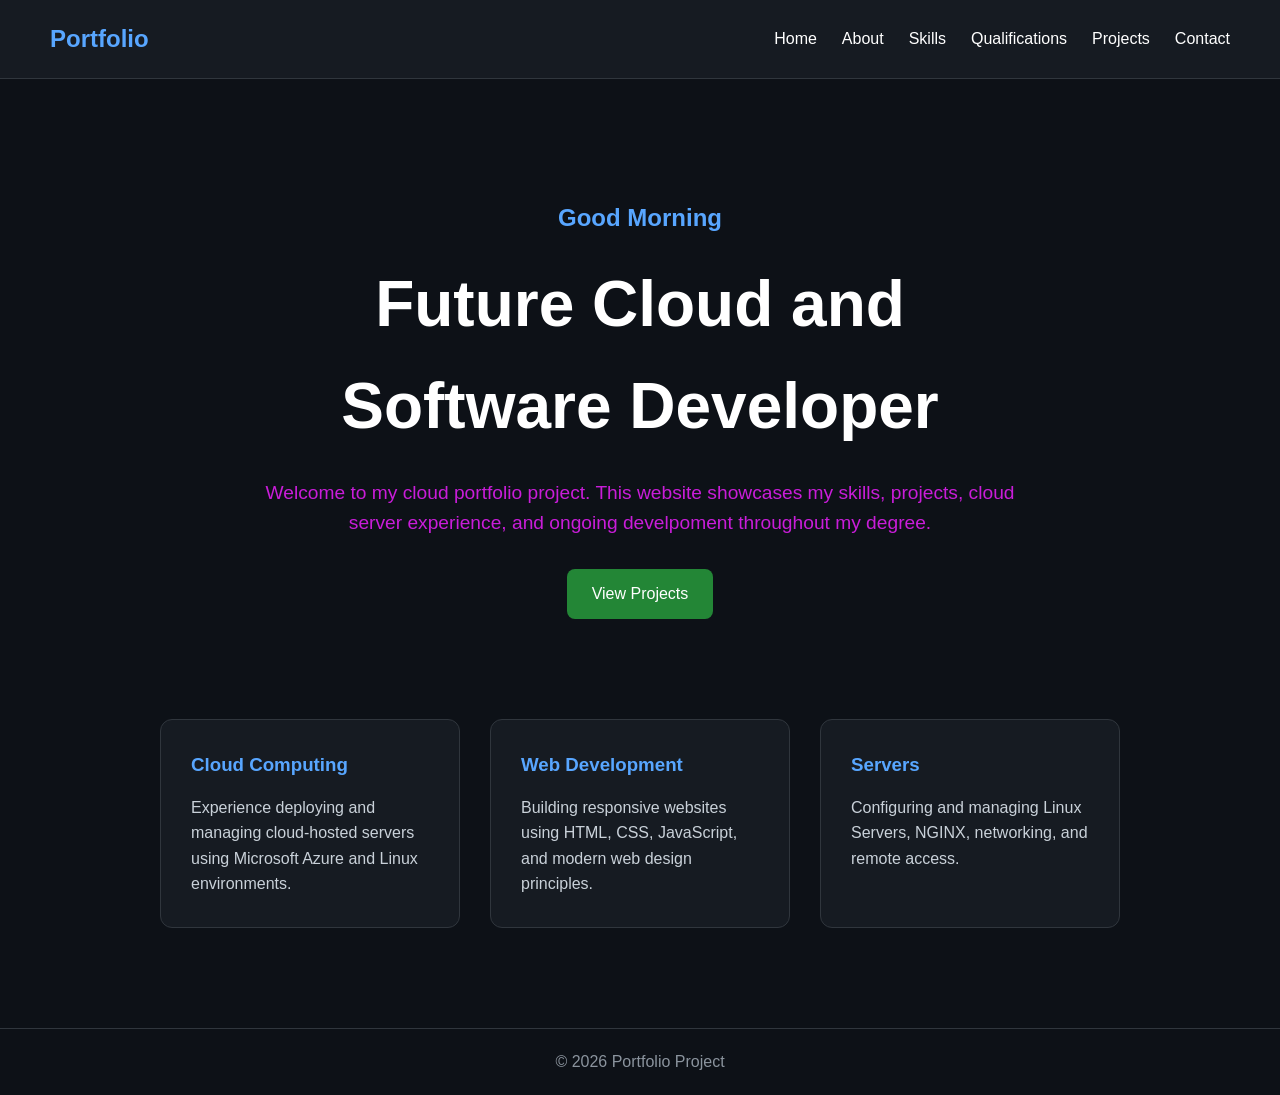
<file: Code/index.html>
<!DOCTYPE html>
<html lang="en"> 
<head>
    <meta charset="UTF-8">
    <meta name="viewport" content="width=device-width, intial-scale=1.0">
    <title>Portfolio</title>

    <link rel="stylesheet" href="css/style.css">
</head>

<body>

    <header>
        <nav>
            <h1 class="logo">Portfolio</h1>

            <ul class="nav-links">
                <li><a href="index.html">Home</a></li>
                <li><a href="about.html">About</a></li>
                <li><a href="skills.html">Skills</a></li>
                <li><a href="qualifications.html">Qualifications</a></li>
                <li><a href="projects.html">Projects</a></li>
                <li><a href="contact.html">Contact</a></li>
            </ul>
        </nav>
    </header>

    <section class="hero">
        <div class="hero-content">
            <h2 id="greeting"></h2>

            <h1>Future Cloud and Software Developer</h1>

            <p>
                Welcome to my cloud portfolio project. This website showcases my skills, projects, cloud server experience, and ongoing develpoment throughout my degree.
            </p>

            <a href="projects.html" class="btn">View Projects</a>
        </div>

    </section>

    <section class="overview">
        <div class="card">
            <h3>Cloud Computing</h3>
            <p>
                Experience deploying and managing cloud-hosted servers using Microsoft Azure and Linux environments.
            </p>
        </div>

        <div class="card">
            <h3>Web Development</h3>
            <p>
                Building responsive websites using HTML, CSS, JavaScript, and modern web design principles.
            </p>
        </div>

        <div class="card">
            <h3>Servers</h3>
            <p>
                Configuring and managing Linux Servers, NGINX, networking, and remote access.
            </p>
        </div>

    </section>

    <footer>
        <p>&copy; 2026 Portfolio Project</p>
    </footer>

    <script src="js/script.js"></script>

</body>
</html>
</file>
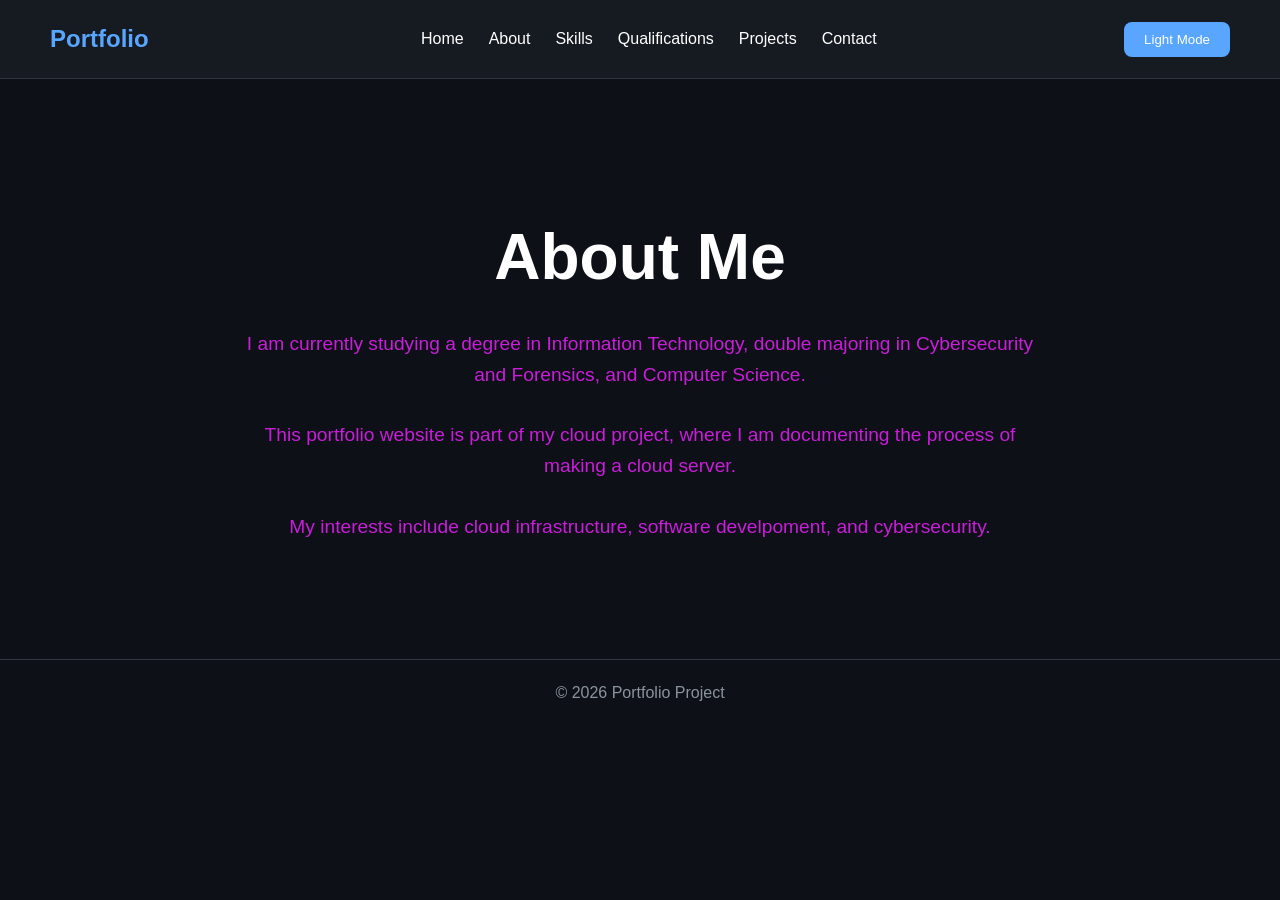
<file: Code/about.html>
<!DOCTYPE html>
<html lang="en">
    <head>
        <meta charset="UTF-8">
        <meta name="viewport" contents="width=device-width, initial-scale=1.0">
        <title>About Me</title>

        <link rel="stylesheet" href="css/style.css">
    </head>

    <body>

        <header>
            <nav>
                <h1 class="logo">Portfolio</h1>

                <ul class="nav-links">
                    <li><a href="index.html">Home</a></li>
                    <li><a href="about.html">About</a></li>
                    <li><a href="skills.html">Skills</a></li>
                    <li><a href="qualifications.html">Qualifications</a></li>
                    <li><a href="projects.html">Projects</a></li>
                    <li><a href="contact.html">Contact</a></li>
                </ul>

                <button id="theme-toggle">Light Mode</button>
            </nav>
        </header>
        
        <section class="hero">
            <div class="hero-content">
                <h1 class="page-title">About Me</h1>

                <p>
                    I am currently studying a degree in Information Technology, double majoring in Cybersecurity and Forensics, and Computer Science.
                </p>

                <p>
                    This portfolio website is part of my cloud project, where I am documenting the process of making a cloud server.
                </p>

                <p>
                    My interests include cloud infrastructure, software develpoment, and cybersecurity.
                </p>

            </div>

        </section>

        <footer>
            <p>&copy; 2026 Portfolio Project</p>
        </footer>

        <script src="js/script.js"></script>
        
    </body>
</html>
</file>
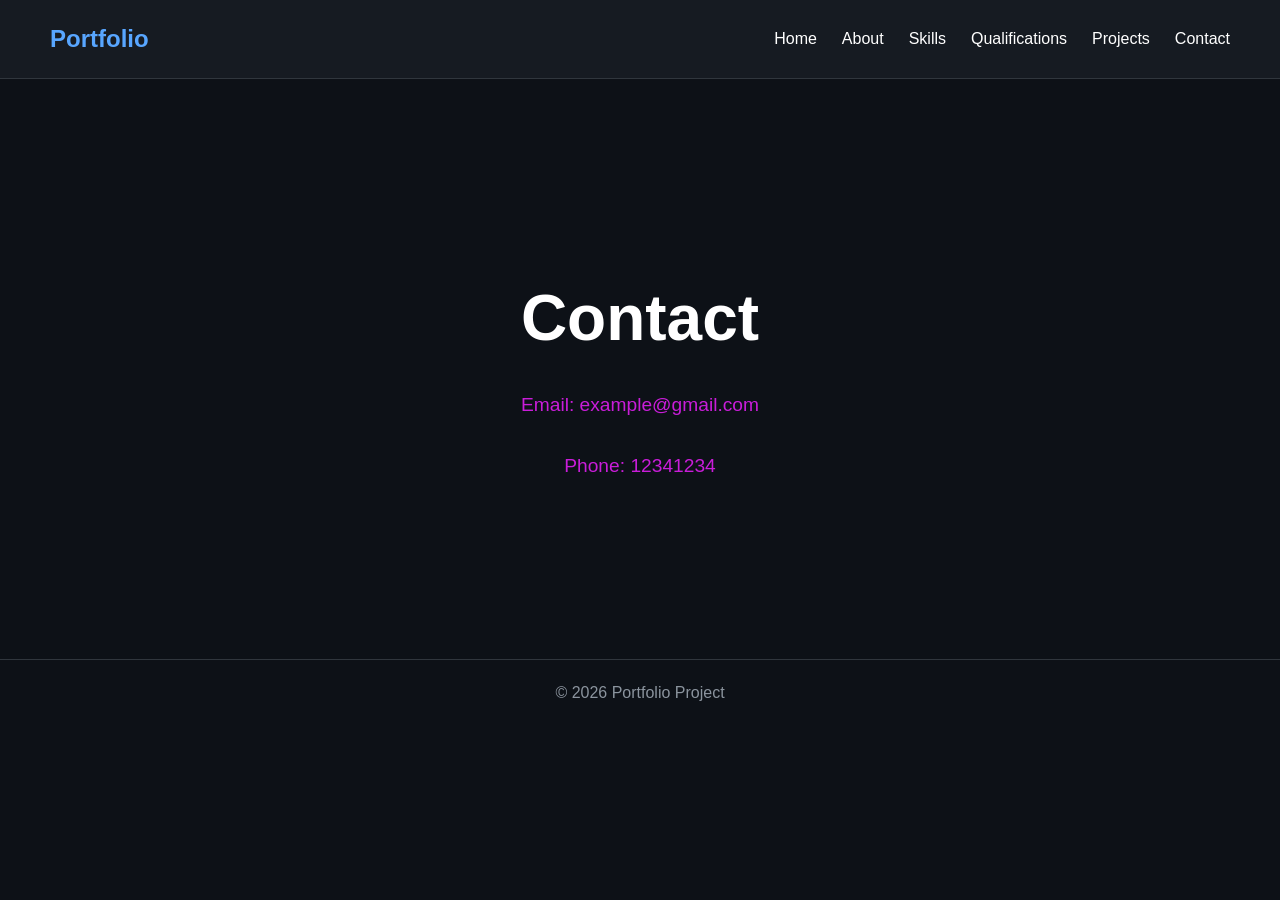
<file: Code/contact.html>
<!DOCTYPE html>
<html lang="en">
    <head>
        <meta charset="UTF-8">
        <meta name="viewport" content="width=device-width, initial-scale=1.0">
        <title>Contact</title>

        <link rel="stylesheet" href="css/style.css">
    </head>

    <body>
        <header>
            <nav>
                <h1 class="logo">Portfolio</h1>

                <ul class="nav-links">
                    <li><a href="index.html">Home</a></li>
                    <li><a href="about.html">About</a></li>
                    <li><a href="skills.html">Skills</a></li>
                    <li><a href="qualifications.html">Qualifications</a></li>
                    <li><a href="projects.html">Projects</a></li>
                    <li><a href="contact.html">Contact</a></li>
                </ul>
            </nav>
        </header>

        <section class="hero">

            <div class="hero-content">
                <h1>Contact</h1>
                <p>Email: example@gmail.com</p>
                <p>Phone: 12341234</p>
            </div>
        </section>

        <footer>
            <p>&copy; 2026 Portfolio Project</p>
        </footer>
        
    </body>
</html>
</file>
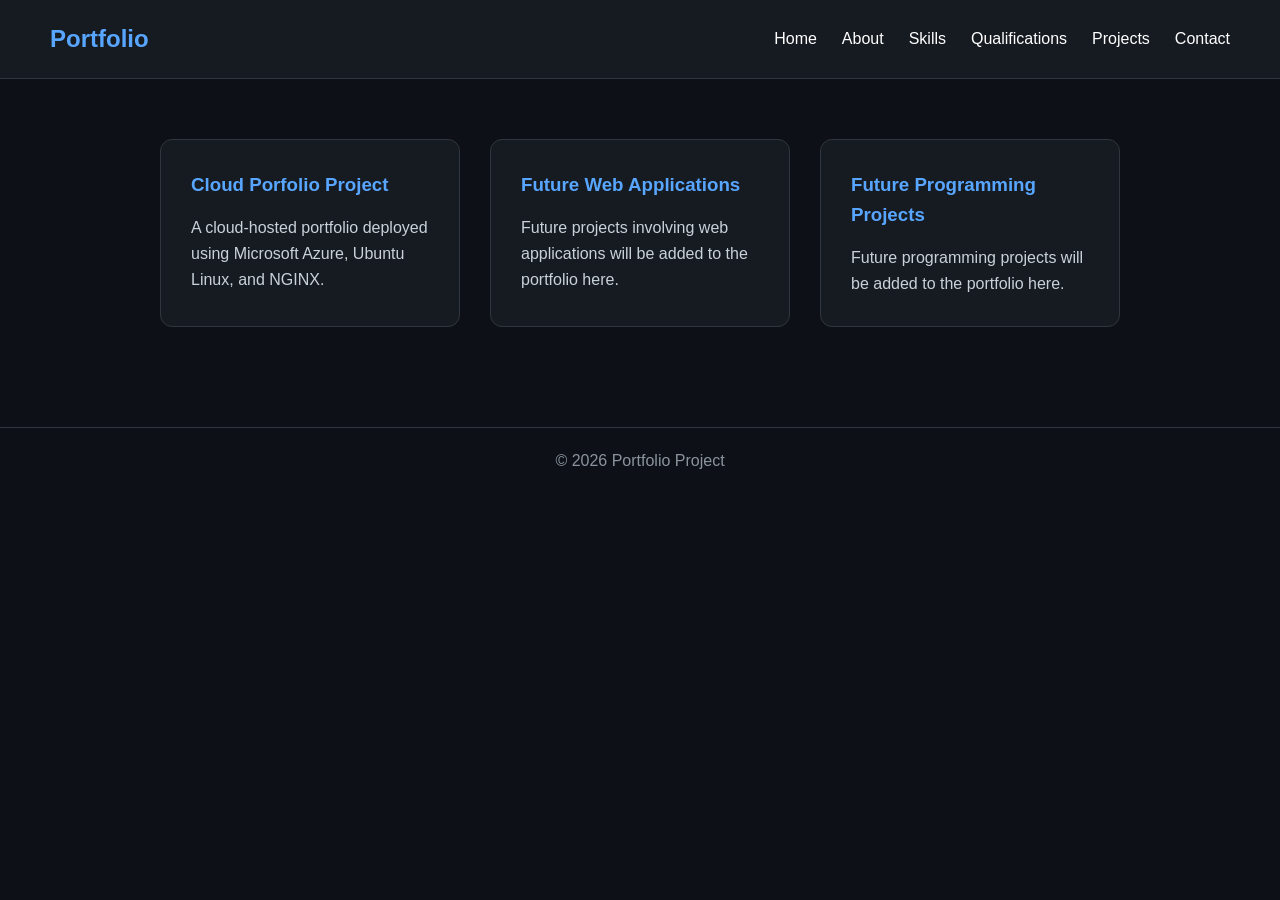
<file: Code/projects.html>
<!DOCTYPE html>
<html lang="en">
    <head>
        <meta charset="UTF-8">
        <meta name="viewport" content="width=device-width, initial-scale=1.0">
        <title>Projects</title>

        <link rel="stylesheet" href="css/style.css">
    </head>

    <body>

    <header>
        <nav>
            <h1 class="logo">Portfolio</h1>

             <ul class="nav-links">
                 <li><a href="index.html">Home</a></li>
                 <li><a href="about.html">About</a></li>
                 <li><a href="skills.html">Skills</a></li>
                 <li><a href="qualifications.html">Qualifications</a></li>
                 <li><a href="projects.html">Projects</a></li>
                 <li><a href="contact.html">Contact</a></li>
             </ul>
         </nav>
     </header>

     <section class="overview">

        <div class="card">
            <h3>Cloud Porfolio Project</h3>
            <p>
                A cloud-hosted portfolio deployed using Microsoft Azure, Ubuntu Linux, and NGINX.
            </p>
        </div>

        <div class="card">
            <h3>Future Web Applications</h3>
            <p>
                Future projects involving web applications will be added to the portfolio here.
            </p>
        </div>

        <div class="card">
            <h3>Future Programming Projects</h3>
            <p>
                Future programming projects will be added to the portfolio here.
            </p>
        </div>

     </section>

     <footer>
        <p>&copy; 2026 Portfolio Project</p>
     </footer>

</body>
</html>
</file>
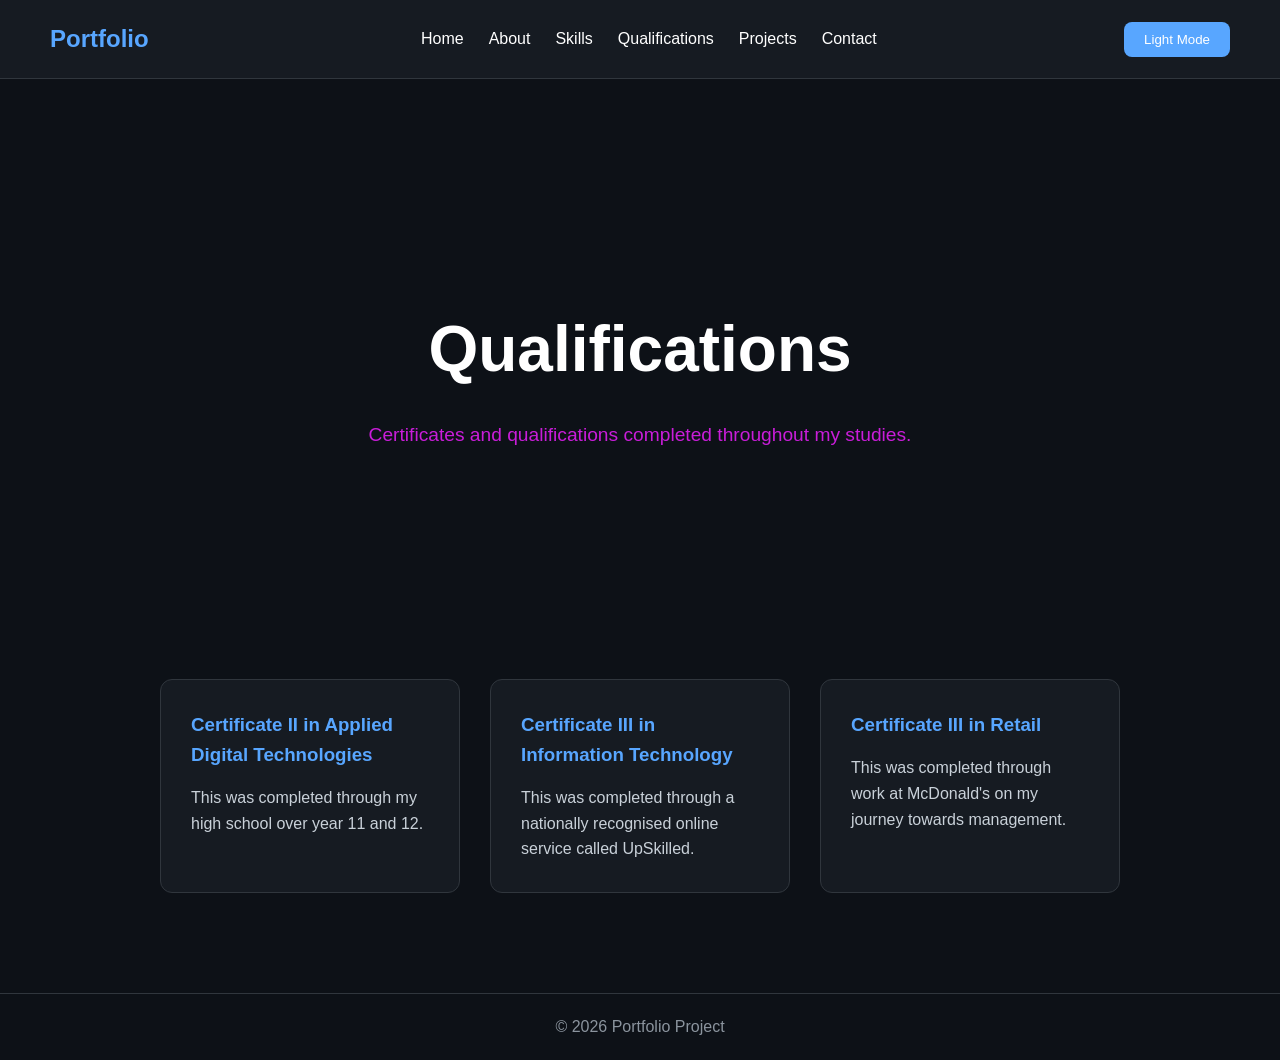
<file: Code/qualifications.html>
<!DOCTYPE html>
<html lang="en">
    <head>
        <meta charset="UTF-8">
        <meta name="viewport" content="width=device-width, initial-scale=1.0">
        <title>Qualifications</title>

        <link rel="stylesheet" href="css/style.css">
    </head>

    <body>

    <header>
        <nav>
            <h1 class="logo">Portfolio</h1>

            <ul class="nav-links">
            <li><a href="index.html">Home</a></li>
            <li><a href="about.html">About</a></li>
            <li><a href="skills.html">Skills</a></li>
            <li><a href="qualifications.html">Qualifications</a></li>
            <li><a href="projects.html">Projects</a></li>
            <li><a href="contact.html">Contact</a></li>
        </ul>

        <button id="theme-toggle">Light Mode</button>

        </nav>
    </header>

    <section class="hero">
        <div class="hero-content">
            <h1>Qualifications</h1>

            <p>
                Certificates and qualifications completed throughout my studies.
            </p>

        </div>

    </section>

    <section class="overview">
        <div class="card">
            <h3>Certificate II in Applied Digital Technologies</h3>

            <p>
                This was completed through my high school over year 11 and 12.
            </p>
        </div>

        <div class="card">
            <h3>Certificate III in Information Technology</h3>

            <P>
                This was completed through a nationally recognised online service called UpSkilled.
            </P>
        </div>

        <div class="card">
            <h3>Certificate III in Retail</h3>

            <p>
                This was completed through work at McDonald's on my journey towards management.
            </p>
        </div>

    </section>

    <footer>
        <p>&copy; 2026 Portfolio Project</p>
    </footer>

    <script src="js/script.js"></script>
    
    </body>
</html>
</file>
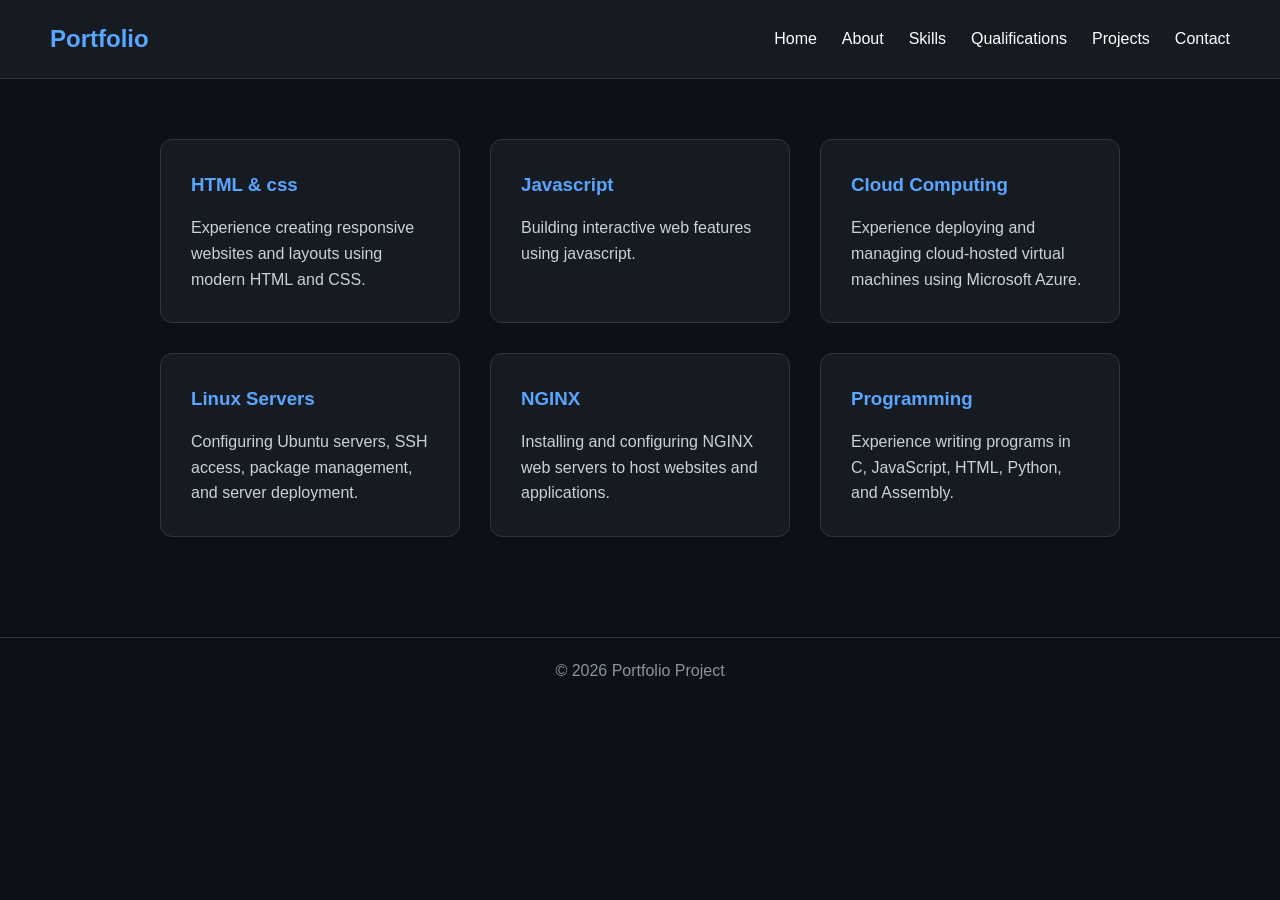
<file: Code/skills.html>
<!DOCTYPE html>
<html lang="en">
    <head>
        <meta charset="UTF-8">
        <meta name="viewport" content="width=device-width, initial-scale=1.0">
        <title>Skills</title>

        <link rel="stylesheet" href="css/style.css">

    </head>
    
    <body>

        <header>
            <nav>
                <h1 class="logo">Portfolio</h1>

                <ul class="nav-links">
                    <li><a href="index.html">Home</a></li>
                    <li><a href="about.html">About</a></li>
                    <li><a href="skills.html">Skills</a></li>
                    <li><a href="qualifications.html">Qualifications</a></li>
                    <li><a href="projects.html">Projects</a></li>
                    <li><a href="contact.html">Contact</a></li>
                </ul>
            </nav>
        </header>

        <section class="overview">
            <div class="card">
                <h3>HTML & css</h3>
                <p>
                    Experience creating responsive websites and layouts using modern HTML and CSS.
                </p>
            </div>

            <div class="card">
                <h3>Javascript</h3>
                <p>
                    Building interactive web features using javascript.
                </p>
            </div>

            <div class="card">
                <h3>Cloud Computing</h3>
                <p>
                    Experience deploying and managing cloud-hosted virtual machines using Microsoft Azure.
                </p>
            </div>

            <div class="card">
                <h3>Linux Servers</h3>
                <p>
                    Configuring Ubuntu servers, SSH access, package management, and server deployment.
                </p>
            </div>

            <div class="card">
                <h3>NGINX</h3>
                <p>
                    Installing and configuring NGINX web servers to host websites and applications.
                </p>
            </div>

            <div class="card">
                <h3>Programming</h3>
                <p>
                    Experience writing programs in C, JavaScript, HTML, Python, and Assembly.
                </p>
            </div>
        </section>

        <footer>
            <p>&copy; 2026 Portfolio Project</p>
        </footer>

    </body>
</html>
</file>
<file: Code/css/style.css>
* {
    margin: 0;
    padding: 0;
    box-sizing: border-box;
}

body {
    font-family: Arial, sans-serif;
    background-color: #0d1117;
    color: white;
    line-height: 1.6;
}

header {
    background-color: #161b22;
    padding: 20px 50px;
    border-bottom: 1px solid #30363d;
}

nav {
    display: flex;
    justify-content: space-between;
    align-items: center;
}

.logo {
    color: #58a6ff;
}

.nav-links {
    display: flex;
    list-style: none;
}

.nav-links li { 
    margin-left: 25px;
}

.nav-links a {
    text-decoration: none;
    color: white;
    transition: 0.3s;
}

.nav-links a:hover {
    color: #58a6ff;
}

.hero {
    min-height: 60vh;
    display: flex;
    justify-content: center;
    align-items: center;
    text-align: center;
    padding: 120px 20px 40px;
}

.hero-content {
    max-width: 800px;
}

.hero h1 {
    font-size: 4rem;
    margin-bottom: 20px;
}

.hero h2 {
    color: #58a6ff;
    margin-bottom: 15px;
}

.hero p {
    font-size: 1.2rem;
    margin-bottom: 30px;
    color: #c91dd9;
}

.btn {
    display: inline-block;
    padding: 12px 25px; 
    background-color: #238636;
    color: white;
    text-decoration: none;
    border-radius: 8px;
    transition: 0.3s;
}

.btn:hover {
    background-color: #2ea043;
}

.overview {
    display: flex;
    justify-content: center;
    gap: 30px;
    padding: 60px 40px;
    flex-wrap: wrap;
}

.card {
    background-color: #161b22;
    padding: 30px;
    border-radius: 12px;
    width: 300px;
    border: 1px solid #30363d;
    transition: 0.3s;
}

.card:hover {
    transform: translateY(-8px);
    border-color: #58a6ff;
}

.card h3 {
    margin-bottom: 15px;
    color: #58a6ff;
}

.card p { 
    color: #c9d1d9;
}

footer { 
    text-align: center;
    padding: 20px;
    border-top: 1px solid #30363d;
    margin-top: 40px;
    color: #8b949e;
}

@media(max-width: 768px) {
    nav {
        flex-direction: column;
    }

    .nav-links {
        margin-top: 20px;
    }

    .hero h1 {
        font-size: 2.5rem;
    }

    .overview {
        flex-direction: column;
        align-items: center;
    }
}

#theme-toggle {
    padding: 10px 20px;
    background-color: #58a6ff;
    color: white;
    border: none;
    border-radius: 8px;
    cursor: pointer;
    transition: 0.3s;
}

#theme-toggle:hover {
    background-color: #79d0ff;
}

.light-mode {
    background-color: white;
    color: black;
}

.light-mode header {
    background-color: #f0f0f0;
}

.light-mode .card {
    background-color: #eaeaea;
    color: black;
}

.light-mode .nav-links a {
    color: black;
}

.light-mode footer {
    color: black;
}

.page-title {
    font-size: 3rem;
}
</file>
